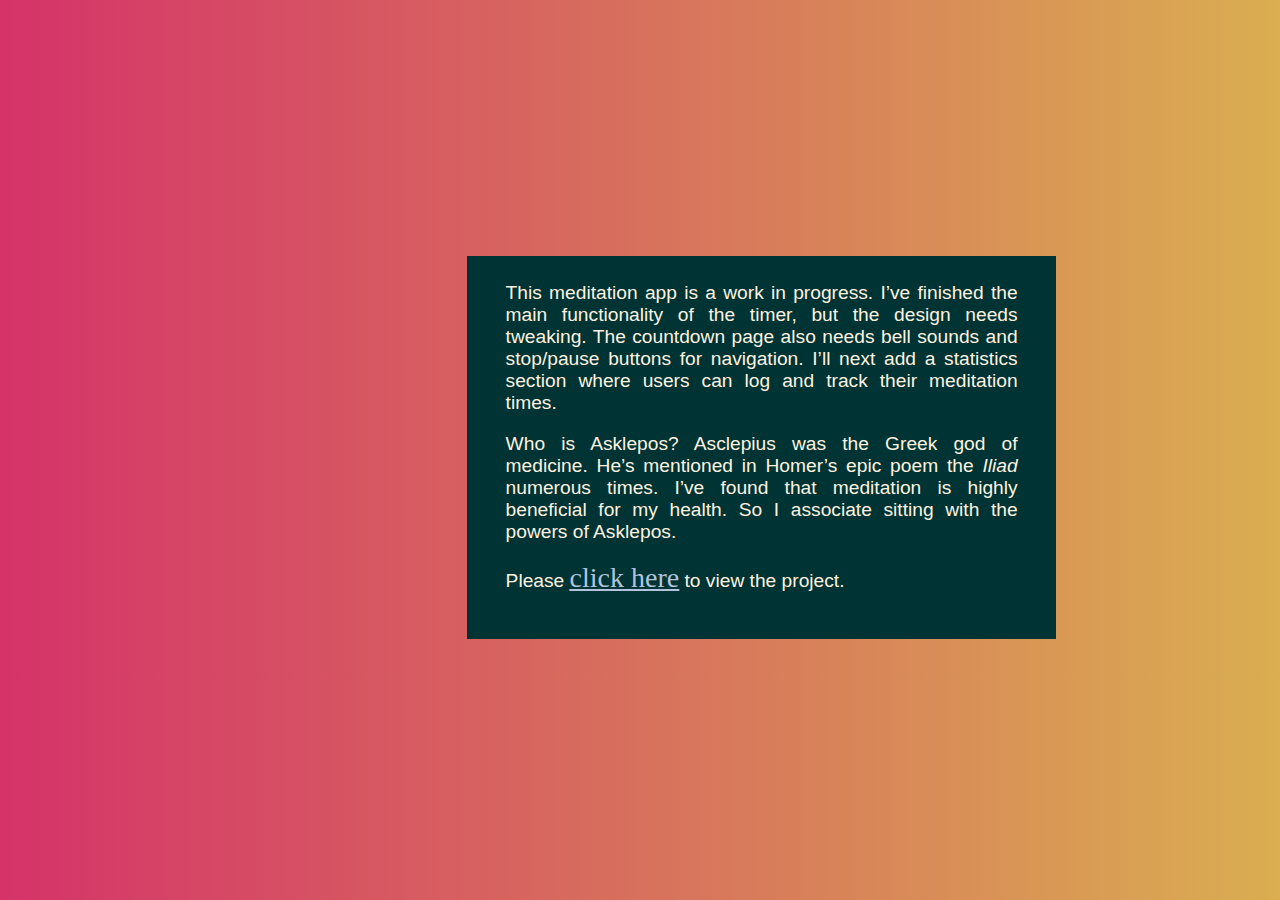
<file: index.html>
<!DOCTYPE html>
<html lang="en">
  <head>
    <title>index</title>
    <!-- CSS linking -->
    <link rel="stylesheet" type="text/css" href="css/index.css" />
    <meta name="viewport" content="width=device-width, initial-scale=1.0" />
    <meta charset="utf-8" />
    <meta http-equiv="X-UA-Compatible" content="ie-edge" />
    <!-- Global site tag (gtag.js) - Google Analytics -->
    <script async src="https://www.googletagmanager.com/gtag/js?id=UA-158044403-1"></script>
    <script>
      window.dataLayer = window.dataLayer || [];
      function gtag() {
        dataLayer.push(arguments);
      }
      gtag("js", new Date());
      gtag("config", "UA-158044403-1");
    </script>
    <!-- favicon -->
    <link rel="apple-touch-icon" sizes="180x180" href="/apple-touch-icon.png" />
    <link rel="icon" type="image/png" sizes="32x32" href="/favicon-32x32.png" />
    <link rel="icon" type="image/png" sizes="16x16" href="/favicon-16x16.png" />
    <link rel="manifest" href="/site.webmanifest" />
    <meta name="msapplication-TileColor" content="#da532c" />
    <meta name="theme-color" content="#ffffff" />
  </head>
    <body>
        <div class="text">
          This meditation app is a work in progress.<span id="coloured-text"></span> I’ve finished the main functionality of the timer, but the design needs tweaking. The countdown page also needs bell sounds and stop/pause buttons for navigation. I’ll next add a statistics section where users can log and track their meditation times.
          <p>Who is Asklepos? Asclepius was the Greek god of medicine. He’s mentioned in Homer’s epic poem the  <em>Iliad</em> numerous times. I’ve found that meditation is highly beneficial for my health. So I associate sitting with the powers of Asklepos.</p>    
          <p>Please <a href="home.html" id="coloured-links"><u>click here</u></a> to view the project.</p>
        </div>       
    </body>
  </html>
</file>
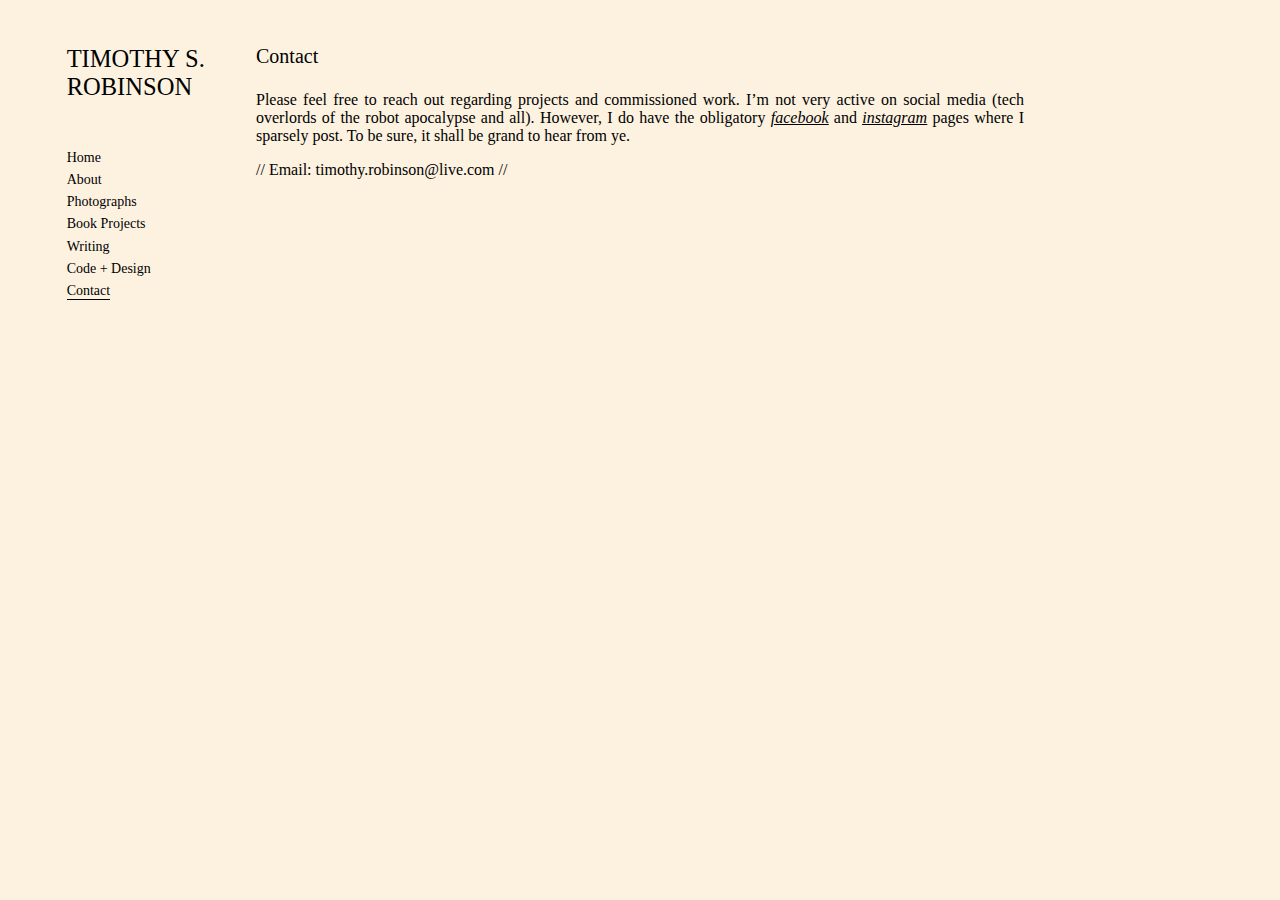
<file: contact.html>
<!DOCTYPE html>
<html lang="en">
  <head>
    <title>Contact</title>
    <link rel="stylesheet" type="text/css" href="css/contact.css" />
    <link
      rel="stylesheet"
      href="https://use.fontawesome.com/releases/v5.4.2/css/all.css"
      integrity="sha384-/rXc/GQVaYpyDdyxK+ecHPVYJSN9bmVFBvjA/9eOB+pb3F2w2N6fc5qB9Ew5yIns"
      crossorigin="anonymous"
    />
    <meta name="viewport" content="width=device-width, initial-scale=1.0" />
    <meta charset="utf-8" />
    <meta http-equiv="X-UA-Compatible" content="ie-edge" />
    <!-- Global site tag (gtag.js) - Google Analytics -->
    <script async src="https://www.googletagmanager.com/gtag/js?id=UA-158044403-1"></script>
    <script>
      window.dataLayer = window.dataLayer || [];
      function gtag() {
        dataLayer.push(arguments);
      }
      gtag("js", new Date());
      gtag("config", "UA-158044403-1");
    </script>
    <!-- favicon -->
    <link rel="apple-touch-icon" sizes="180x180" href="/apple-touch-icon.png" />
    <link rel="icon" type="image/png" sizes="32x32" href="/favicon-32x32.png" />
    <link rel="icon" type="image/png" sizes="16x16" href="/favicon-16x16.png" />
    <link rel="manifest" href="/site.webmanifest" />
    <meta name="msapplication-TileColor" content="#da532c" />
    <meta name="theme-color" content="#ffffff" />
  </head>

  <body class="container">
    <!-- ==============================
  NAVIGATION BAR 
  ============================== -->
    <aside class="space-left">
      <nav class="nav-container">
        <ul class="nav-links">
          <div class="nav-logo">
            TIMOTHY S.<br />
            ROBINSON
          </div>

          <li><a href="index" class="nav-links-text">Home</a></li>
          <li><a href="about" class="nav-links-text">About</a></li>
          <li><a href="photographs" class="nav-links-text">Photographs</a></li>
          <li><a href="books" class="nav-links-text">Book Projects</a></li>
          <li><a href="writing" class="nav-links-text">Writing</a></li>
          <li><a href="code" class="nav-links-text">Code + Design</a></li>
          <li><a href="contact" class="nav-links-text" id="current-page">Contact</a></li>

          <div class="social">
            <a href="https://www.facebook.com/timothyrobinsonblog" target="_blank" class="social"
              ><i class="fab fa-facebook"></i
            ></a>
            <a href="https://www.instagram.com/timothyrobinsonblog/" target="_blank" class="social"
              ><i class="fab fa-instagram"></i
            ></a>
          </div>
        </ul>
      </nav>
    </aside>

    <!--==============================
  MAIN CONTENT
==============================-->
    <main class="main-container">
      <section class="mobile-header">
        <div class="mobile-header-logo">
          TIMOTHY S.<br />
          ROBINSON
        </div>

        <div class="burger">
          <div class="line1"></div>
          <div class="line2"></div>
          <div class="line3"></div>
        </div>
      </section>

      <section class="title">
        Contact
      </section>

      <article class="text">
        Please feel free to reach out regarding projects and commissioned work. I’m not very active on social media
        (tech overlords of the robot apocalypse and all). However, I do have the obligatory
        <a href="https://www.facebook.com/timothyrobinsonblog" target="_blank" class="text-link"
          ><em><u>facebook</u></em></a
        >
        and
        <a href="https://www.instagram.com/timothyrobinsonblog/" target="_blank" class="text-link"
          ><em><u>instagram</u></em></a
        >
        pages where I sparsely post. To be sure, it shall be grand to hear from ye.

        <p>// Email: timothy.robinson@live.com //</p>
      </article>
    </main>

    <!-- ==============================
  EMPTY SPACE ON THE RIGHT
==============================-->
    <div class="space-right"></div>

    <script type="text/javascript" src="js/app.js"></script>
  </body>
</html>
</file>
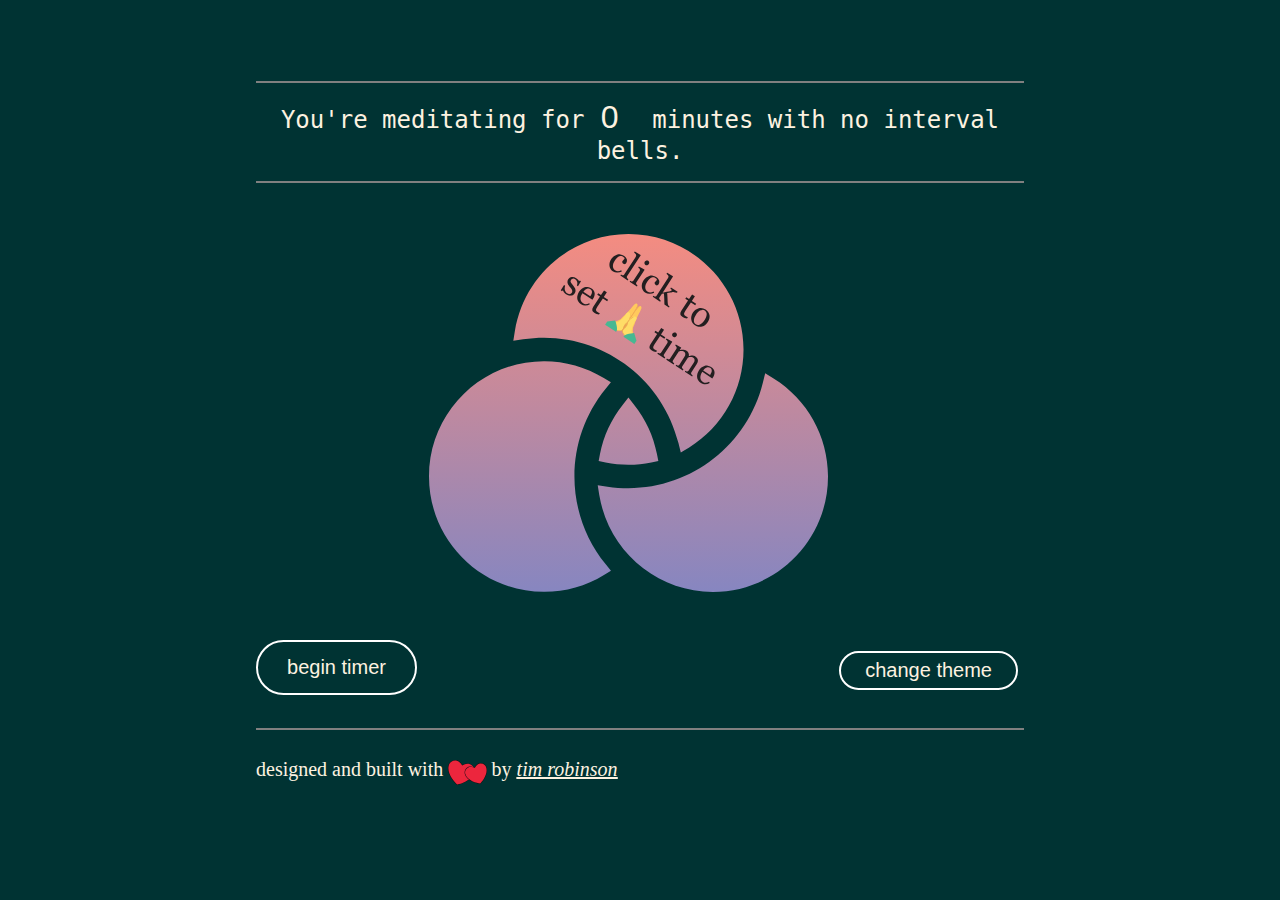
<file: home.html>
<!DOCTYPE html>
<html lang="en">
  <head>
    <title>Asklepos</title>
    <link rel="stylesheet" type="text/css" href="css/home.css" />
    <link
      rel="stylesheet"
      href="https://use.fontawesome.com/releases/v5.4.2/css/all.css"
      integrity="sha384-/rXc/GQVaYpyDdyxK+ecHPVYJSN9bmVFBvjA/9eOB+pb3F2w2N6fc5qB9Ew5yIns"
      crossorigin="anonymous"
    />
    <meta name="viewport" content="width=device-width, initial-scale=1.0" />
    <meta charset="utf-8" />
    <meta http-equiv="X-UA-Compatible" content="ie-edge" />
    <!-- Global site tag (gtag.js) - Google Analytics -->
    <script async src="https://www.googletagmanager.com/gtag/js?id=UA-158044403-1"></script>
    <script>
      window.dataLayer = window.dataLayer || [];
      function gtag() {
        dataLayer.push(arguments);
      }
      gtag("js", new Date());
      gtag("config", "UA-158044403-1");
    </script>
    <!-- favicon -->
    <link rel="apple-touch-icon" sizes="180x180" href="/apple-touch-icon.png" />
    <link rel="icon" type="image/png" sizes="32x32" href="/favicon-32x32.png" />
    <link rel="icon" type="image/png" sizes="16x16" href="/favicon-16x16.png" />
    <link rel="manifest" href="/site.webmanifest" />
    <meta name="msapplication-TileColor" content="#da532c" />
    <meta name="theme-color" content="#ffffff" />
  </head>

  <body class="container">
    <main class="main-container"> 
      
      
      <div class="main-text">
        You're meditating for 
        <span class="meditation-clicks">
        <span id='test' id="meditationClicks"> <input type="number" id="myNumberInput" class="test-form"; value="0"> </span></span>
        minutes with 
        <span id="intervalClicks">no</span> interval bells. 
        <!-- and <span id="totalClicksWarmup"> 0 </span> seconds warm-up. -->
        </div>
        <!-- <input type="number" id="meditationTime" name="meditationTime"
       min="0" max="65"> -->
        <!-- -   + -->
        <!-- <button onclick="meditationCounter(-5)"> - </button> -->  
      </div>
      <!-- <div class="counters">
        <button onclick="meditationCounter(1)" id="change-min-btn">+</button>
        <button onclick="meditationCounter(-1)" id="change2-min-btn">-1</button>
      </div> -->
      <!-- <div class="timer" id="timer"></div>       -->
      
<section class="venn">
  <div id="venn-button">
    <img src="img/venn-diagram_text.svg"  id='test-btn' class="circle-one">
  </div>
</section>

<div class="buttons">
<section class="meditation">         
  <button onclick="getValue()">
    <p><a href="timer.html">begin timer</a></p>
  </button>
</section>
<button onclick="toggleBackground()" class="change-theme">change theme</button>
</div>

<section class="navigation">
  designed and built with <img src="img/love.svg"> by
  <a href="https://www.timothyrobinson.gallery" target="_blank" class="meditation-link"><em><u>tim robinson</u></em></a>
  <!-- <a href="https://www.instagram.com/timothyrobinsonblog/" target="_blank" class="social"><i class="fab fa-instagram"></i></a>     -->
</section>
    </main>
    <!-- <button class="button_click">CLICK HERE</button> -->
    <script type="text/javascript" src="js/app.js"></script>
    <script type="text/javascript" src="js/jquery-3.4.1.min.js"></script>
    <script>
      $(document).ready(function(){
        $("img").click(function(){
          $(".circle-one").toggleClass("transperent");
        });
      });
    </script>

    <script>
function toggleClass(element, className){
    if (!element || !className){
        return;
    }
    
    var classString = element.className, nameIndex = classString.indexOf(className);
    if (nameIndex == -1) {
        classString += ' ' + className;
    }
    else {
        classString = classString.substr(0, nameIndex) + classString.substr(nameIndex+className.length);
    }
    element.className = classString;
}

document.getElementById('test-btn').addEventListener('click', function() {
    toggleClass(document.getElementById('test'), 'test-class');
});
    </script>

<!-- <script>
  $('#venn-button').click(function(){
       $('#myNumberInput').focus();
  });
</script> -->

<script>
  let isFocused = false;
  $('#venn-button').click(function(){
    if (isFocused) {
      $('#myNumberInput').blur();
      isFocused = false;
    } else {
      $('#myNumberInput').focus();
      isFocused = true;
    }
  });
</script>

<script>
  function toggleBackground() {
    const body = document.querySelector('html');
    const currentColor = body.style.backgroundColor;
    const newColor = currentColor === 'rgb(148, 187, 233)' ? '#003333' : 'rgb(148, 187, 233)';
    body.style.backgroundColor = newColor;
  }
</script>




  </script>
    
  </body>
</html>
</file>
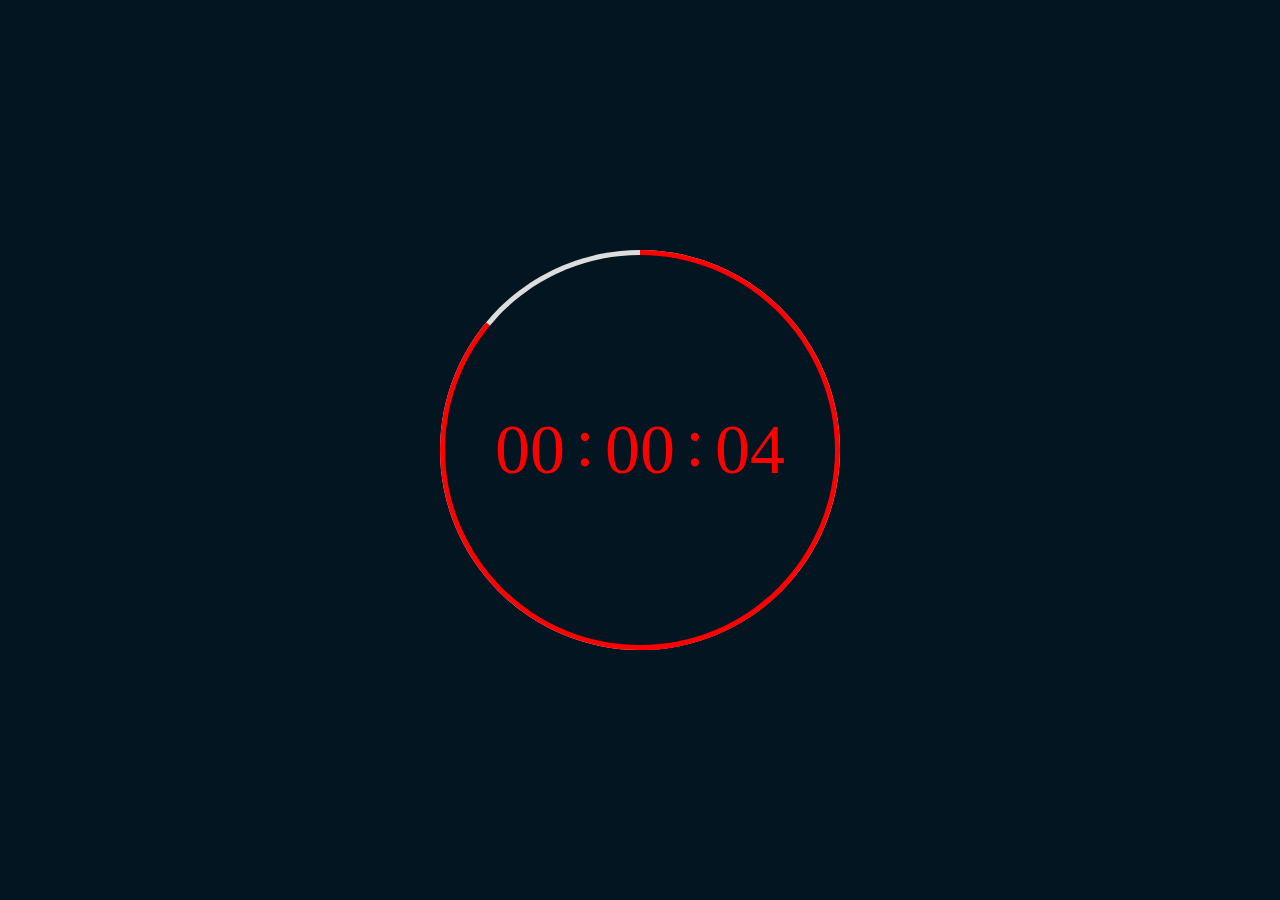
<file: timer.html>
<!DOCTYPE html>
<html lang="en">
  <head>
    <meta name="viewport" content="width=device-width, initial-scale=1.0" />
    <meta charset="utf-8" />
    <meta http-equiv="X-UA-Compatible" content="ie-edge" />
    <link rel="stylesheet" type="text/css" href="css/timer.css" />
    <title>draft</title>
  </head>
    <body>
      <!-- <button id="change-min-btn">Change min value</button> -->
        <div class="main-container center">
          <!-- progress indication -->
          <div class="circle-container center">
              <div class="semicircle"></div>
              <div class="semicircle"></div>
              <div class="semicircle"></div>
              <div class="outermost-circle"></div>
          </div>
          <!-- timer -->
          <div class = "timer-container center">
            <div class = "timer center"></div>
          </div>
        </div>
        <script text="javascript" src="js/app.js"></script>
    </body>
  </html>
</file>
<file: css/index.css>
html {
    background: #001440;
    font-size: 16px;
    margin: 0;
    padding: 0;
    padding-bottom: 4vh; 
    background-image: url("../img/noise_v1_3.jpg");
    background-size: cover;
    background-repeat: no-repeat;
    background-position: center;
    background-attachment: fixed;
    width: 100%;
    overflow-x: hidden;
    background: linear-gradient(90deg, #d53369 0%, #daae51 100%);
    /* i like this gradient a lot, but it's too bright for a meditation app:
    background: rgb(131,58,180);
    background: linear-gradient(90deg, rgba(131,58,180,1) 0%, rgba(253,29,29,1) 50%, rgba(252,176,69,1) 100%); */
}

body {
    margin: 0 auto;
    padding: 0 auto;
    width: 100%;
    max-width: 1750px;
    overflow: hidden;
}

.text {
    /* color: gray; */
    /* color: white; */
    color: #fdf2e0;
    /* font-family: 'Roboto Mono', monospace; */
    font-family: 'Gill Sans', 'Gill Sans MT', Calibri, 'Trebuchet MS', sans-serif;
    width: 40%;
    text-align: justify;
    font-size: 1.2rem;
    margin: 20% 17.5% 0 0;
    padding: 2% 3% 2% 3%;
    float: right;
    /* background-color: gray; */
    /* background-color: #0b2028; */
    /* background-color: #07151f; */
    background-color: #003333;
  }

  /* #coloured-text {
    color: #DF362D;
    font-size: 1.25rem;
    font-family: 'Glamour Absolute', regular;
  } */

  #coloured-links {
    /* color: #DF362D;
    color: gray; */
    color: lightsteelblue;
    font-size: 1.75rem;
    /* font-family: 'Glamour Absolute', regular; */
    font-family: Georgia, 'Times New Roman', Times, serif;
  }
  
  #coloured-links:hover {
    opacity: 60%;
  }
</file>
<file: css/contact.css>
html {
  background: #fdf2e0;
  font-size: 16px;
  margin: 0;
  padding: 0;
  padding-bottom: 4vh;
}

.container {
  margin: 0 auto;
  width: 100%;
  max-width: 1500px;
  margin-top: 5vh;
  font-family: Georgia, "Times New Roman", serif;
  display: flex;
}

/*==============================
  NAVIGATION BAR
  ==============================*/
.space-left {
  width: 20%;
  flex-direction: column;
}

.nav-container {
  float: right;
  margin: 0 20% 0 2vw;
}

.nav-logo {
  /* Scalable with min size of 22px. Used to be 26px. */
  font-size: calc(1.375rem + 0.2vw);
  margin-bottom: 5vh;
}

ul {
  padding: 0;
  margin: 0;
}

.nav-links li {
  list-style: none;
  padding: 1.5% 0 1.5% 0;
}

.nav-links-text {
  color: black;
  text-decoration: none;
  font-size: 0.875rem;
}

.nav-links-text:hover {
  font-weight: bold;
}

#current-page {
  border-bottom: 1px solid #000;
  padding-bottom: 1px;
}

#current-page:hover {
  font-weight: normal;
}

.social {
  color: black;
  padding-top: 8%;
}

/*==============================
MOBILE/BURGER CSS
===============================*/
.mobile-header {
  display: none;
}

.burger {
  display: none;
  cursor: pointer;
}

.burger div {
  width: 25px;
  height: 3px;
  background-color: black;
  margin: 5px;
  transition: all 0.3s ease-in;
}

/*==============================
  MAIN CONTENT
==============================*/
.main-container {
  width: 60%;
}

.title {
  font-size: 1.25rem;
  margin-bottom: 3%;
}

.text {
  text-align: justify;
  font-size: 1rem;
}

.text-link {
  color: black;
}

.text-link:hover {
  color: gray;
}

/*==============================
  EMPTY SPACE ON THE RIGHT
==============================*/
.space-right {
  width: 20%;
}

/*==============================
  RESPONSIVE DESIGN: TABLET
==============================*/
@media screen and (max-width: 992px) {
  html {
    font-size: 13px;
    overflow-x: hidden;
  }

  .container {
    width: 80%;
  }

  .space-left {
    width: 0%;
  }

  .main-container {
    width: 100%;
    margin: 1vh 2vh 2vh 2vh;
  }

  .space-right {
    display: none;
  }

  .mobile-header {
    display: flex;
    font-size: 1.625rem;
    justify-content: space-between;
    border-bottom: 1px solid #000;
    padding-bottom: 5px;
  }

  .title {
    margin-top: 4%;
  }

  /*==============================
  RESPONSIVE MOBILE/BURGER
==============================*/
  .burger {
    display: block;
  }

  .nav-logo {
    display: none;
  }

  .nav-links {
    position: fixed;
    right: 0px;
    height: 100%;
    top: 0;
    background-color: #a51f26;
    display: flex;
    flex-direction: column;
    justify-content: center;
    align-items: center;
    width: 100%;
    transform: translateX(100%);
    transition: transform 0.5s ease-in;
    opacity: 0.95;
  }

  .nav-links li {
    opacity: 1;
  }

  .nav-links-text {
    font-size: 1.75rem;
    color: #fff9e5;
  }

  #current-page {
    border-bottom: 2px solid #fff9e5;
    padding-bottom: 1px;
  }

  .social {
    color: #fff9e5;
    padding: 2% 0 5vh 0;
    font-size: 1.75rem;
  }

  .nav-active {
    transform: translateX(0%);
  }

  .toggle .line1 {
    transform: rotate(-45deg) translate(-5px, 6px);
    background-color: #fff9e5;
  }

  .toggle .line2 {
    opacity: 0;
  }

  .toggle .line3 {
    transform: rotate(45deg) translate(-5px, -6px);
    background-color: #fff9e5;
  }
}

/*==============================
  RESPONSIVE DESIGN: PHONE
==============================*/
@media screen and (max-width: 576px) {
  .container {
    width: 90%;
    margin-top: 4vh;
  }

  .main-container {
    margin: 0;
    padding: 0;
  }

  .title {
    text-align: center;
  }

  .text {
    padding: 0 8% 0 8%;
  }
}
</file>
<file: css/home.css>
html {
  background: #031520;
  font-size: 16px;
  margin: 0;
  padding: 0;
  padding-bottom: 4vh;
  background-image: url("../img/noise_v1_3_copy.jpg");
  background-size: cover;
  background-repeat: no-repeat;
  background-position: center;
  background-attachment: fixed;
  width: 100%;
  overflow-x: hidden;
  /* light: */
  background: radial-gradient(circle, rgba(238,174,202,1) 0%, rgba(148,187,233,1) 100%);
  background: rgb(238,174,202);
  /* dark: */
  background-color: #003333;
  transition: background-color 0.5s ease;
}

body {
  margin: 0 auto;
  padding: 0 auto;
  width: 100%;
  max-width: 1750px;
  overflow: hidden;
  display: flex;
  justify-content: center;
}

.container {
  margin: 0 auto;
  width: 100%;
  max-width: 1500px;
  margin-top: 5vh;
  /* font-family: Georgia, "Times New Roman", serif; */
  /* font-family: 'Gill Sans', 'Gill Sans MT', Calibri, 'Trebuchet MS', sans-serif; */
  display: flex;
}

.main-container {
  width: 60%;
  color: #fdf2e0;
  padding: 4vh 0 0 0;
}

/*==============================
  CIRCLES
==============================*/
.meditation {
  text-align: justify;
  /* Scalable with min size of 22px. Used to be 26px. */
  /* font-size: calc(1.375rem + 0.2vw); */
  /* background-color: #fdf2e0; 
  width: 120px;
  height: 120px; */
  /* width: auto; */
  display:inline-block;
  padding: 0 3% 0 3%;
  margin:0 0.3em 0.3em 0;
  border-radius:2em;
  border: 2px solid white;
  box-sizing: border-box;
  text-decoration:none;
  font-family:'Roboto',sans-serif;
  font-weight:300;
  color:#FFFFFF;
  background-color: transparent;
  text-align:center;
  transition: all 0.2s;
  font-size: 2rem;
  
}

/* .meditation:hover {
  opacity: 50%;
} */

.meditation-link {
  color: #fdf2e0;
 
}

.meditation-link:hover {
  color: gray;
}

/*==============================
  ADDITIONS (most of .meditation [= copy of .change-theme] and .body classes too):
==============================*/

.counters {
  font-size: 5rem;
}

.meditation button {
  background-color: transparent;
  border: none;
  
}

.meditation a {
  color: #fdf2e0; 
  font-size: 1.25rem;
  text-decoration: none;
}

.meditation a:hover {
  color: gray;
}

/* .social {
  color: black;
} */

.main-text {
  border-top: 2px solid gray;
  border-bottom: 2px solid gray;
  font-size: 1.5rem;
  padding: 2% 0 2% 0;
  text-align: center;
  color: #fdf2e0;
  font-family: 'Roboto Mono', monospace;
  /* font-family: 'Glamour Absolute', regular;
  color: #DF362D; */

}

input::-webkit-outer-spin-button,
input::-webkit-inner-spin-button {
    /* display: none; <- Crashes Chrome on hover */
    -webkit-appearance: none;
    margin: 0; /* <-- Apparently some margin are still there even though it's hidden */
}

input[type=number] {
    -moz-appearance:textfield; /* Firefox */
}

.venn {
  padding: 4% 12.5% 3% 22.5%;
}

/* .circle-one:hover img {
  opacity: 90%;
} */

.circle-one {
   height: 80%;
   width: 80%;
   /* border: none; */
  cursor:pointer;
  opacity: 1;
}

/* .circle-one:hover {
  opacity: .5;
} */

.transperent{opacity: 0.5;}

/* .circle-one img {
} */

.meditation-clicks input {
  /* pointer-events:none; */
  background-color: transparent;
  color: #fdf2e0;
  border: none;
  width: 35px;
  font-size: 2rem;
  /* border-bottom: 4px dotted teal; */
}

.test-class input {
 pointer-events: all;
background-color: teal;
border: none;
font-family: 'Gill Sans', 'Gill Sans MT', Calibri, 'Trebuchet MS', sans-serif;
}

/* #intervalClicks {
} */

.navigation {
  border-top: 2px solid gray;
  font-family: Georgia, 'Times New Roman', Times, serif;
  font-size: 1.25rem;
  padding: 3% 0 3% 0;
}

.change-theme{
  display:inline-block;
  padding:0.3em 1.2em;
  margin:1.5% 0.3em 0.3em 0;
  border-radius:2em;
  border: 2px solid white;
  box-sizing: border-box;
  text-decoration:none;
  font-family:'Roboto',sans-serif;
  font-weight:300;
  color: #fdf2e0; 
  background-color: transparent;
  text-align:center;
  transition: all 0.2s;
  font-size: 1.25rem;
  float: right;
  }

  .change-theme:hover {
    color: gray;
    cursor: pointer;
  }

  /* .button3:hover{
  background-color:#4095c6;
  } */

  @media all and (max-width:30em){
    .change-theme {
  display:block;
  margin:0.2em auto;
  }
  }

  .navigation img {
    height: 5%;
    width: 5%;
    margin: 0 0 -2% 0;
  }

.buttons {
  padding: 0 0 3% 0;
}

/*==============================
  RESPONSIVE DESIGN: TABLET
==============================*/
@media screen and (max-width: 992px) {
  html {
    font-size: 13px;
    overflow-x: hidden;
  }

  .container {
    width: 80%;
  }
  
  .main-container {
    width: 100%;
    margin: 1vh 2vh 2vh 2vh;
  }      
}

/*==============================
  RESPONSIVE DESIGN: PHONE
==============================*/
@media screen and (max-width: 576px) {
  .container {
    width: 90%;
    margin-top: 4vh;
  }

  .main-container {
    margin: 0;
    padding: 0;
  }

  .text {
    padding: 0 8% 0 8%;
  }
}
</file>
<file: css/timer.css>
* {
    margin: 0;
    padding: 0;
    box-sizing: border-box;
}

html {
    font-family: Georgia, 'Times New Roman', Times, serif;
    color: #088b8b;
}

.center {
    display: flex;
    justify-content: center;
    align-items: center;
}

.main-container {
    width: 100%;
    height: 100vh;
    background-color: orange;
    background-color: white;
    background: #031520;
}

/* progress indication */
.circle-container {
    width: 400px;
    height: 400px;
    background-color: white;
    background-color: #ddd;
    border-radius: 50%;
    position: absolute;
    overflow: hidden;
    z-index: 1;
}

.semicircle {
    width: 50%;
    height: 100%;
    position: absolute;
    top: 0;
    left: 0;
    transform-origin: right center;
}

.semicircle:nth-child(1) {
    background-color: red;
    background-color: #088b8b;
    /* color: #088b8b; */
    z-index: 2;
}

.semicircle:nth-child(2) {
    background-color: blue;
    background-color: #088b8b;
    /* color: #088b8b; */
    z-index: 3;
}

.semicircle:nth-child(3) {
    background-color: white;
    background-color: #ddd;
    z-index: 4;
    /* display: none; */
}

.outermost-circle {
    width: 390px;
    height: 390px;
    background-color: black;
    background-color: white;
    background: #031520;
    border-radius: 50%;
    z-index: 5;
    /* display: none;  */
}

/* hover for testing only */
/* .main-container:hover .semicircle:nth-child(1) {
    transform: rotate(180deg);
    transition: 1s linear;
}

.main-container:hover .semicircle:nth-child(2) {
    transform: rotate(360deg);
    transition: 2s linear;
}

.main-container:hover .semicircle:nth-child(3) {
    opacity: 0;
    transition: opacity 0s 1s;
} */

/* timer */

.timer-container {
    width: 330px;
    height: 200px;
    z-index: 6;
}

.timer {
    width: 400px;
    height: 100px;
    z-index: 7;
}

.timer div {
    font-size: 70px;
    font-weight: 100;
    width: 80px;
    height: 80px;
    display: flex;
    justify-content: center;
    align-items: center;
    margin: 0 10px 0 10px;
    /* color: black;
    font-family:'Gill Sans', 'Gill Sans MT', Calibri, 'Trebuchet MS', sans-serif */
}

.timer .colon {
    background-color: transparent;
    width: 10px;
    margin-left: 0;
    margin-right: 0;
    padding-bottom: 15px;
}
</file>
